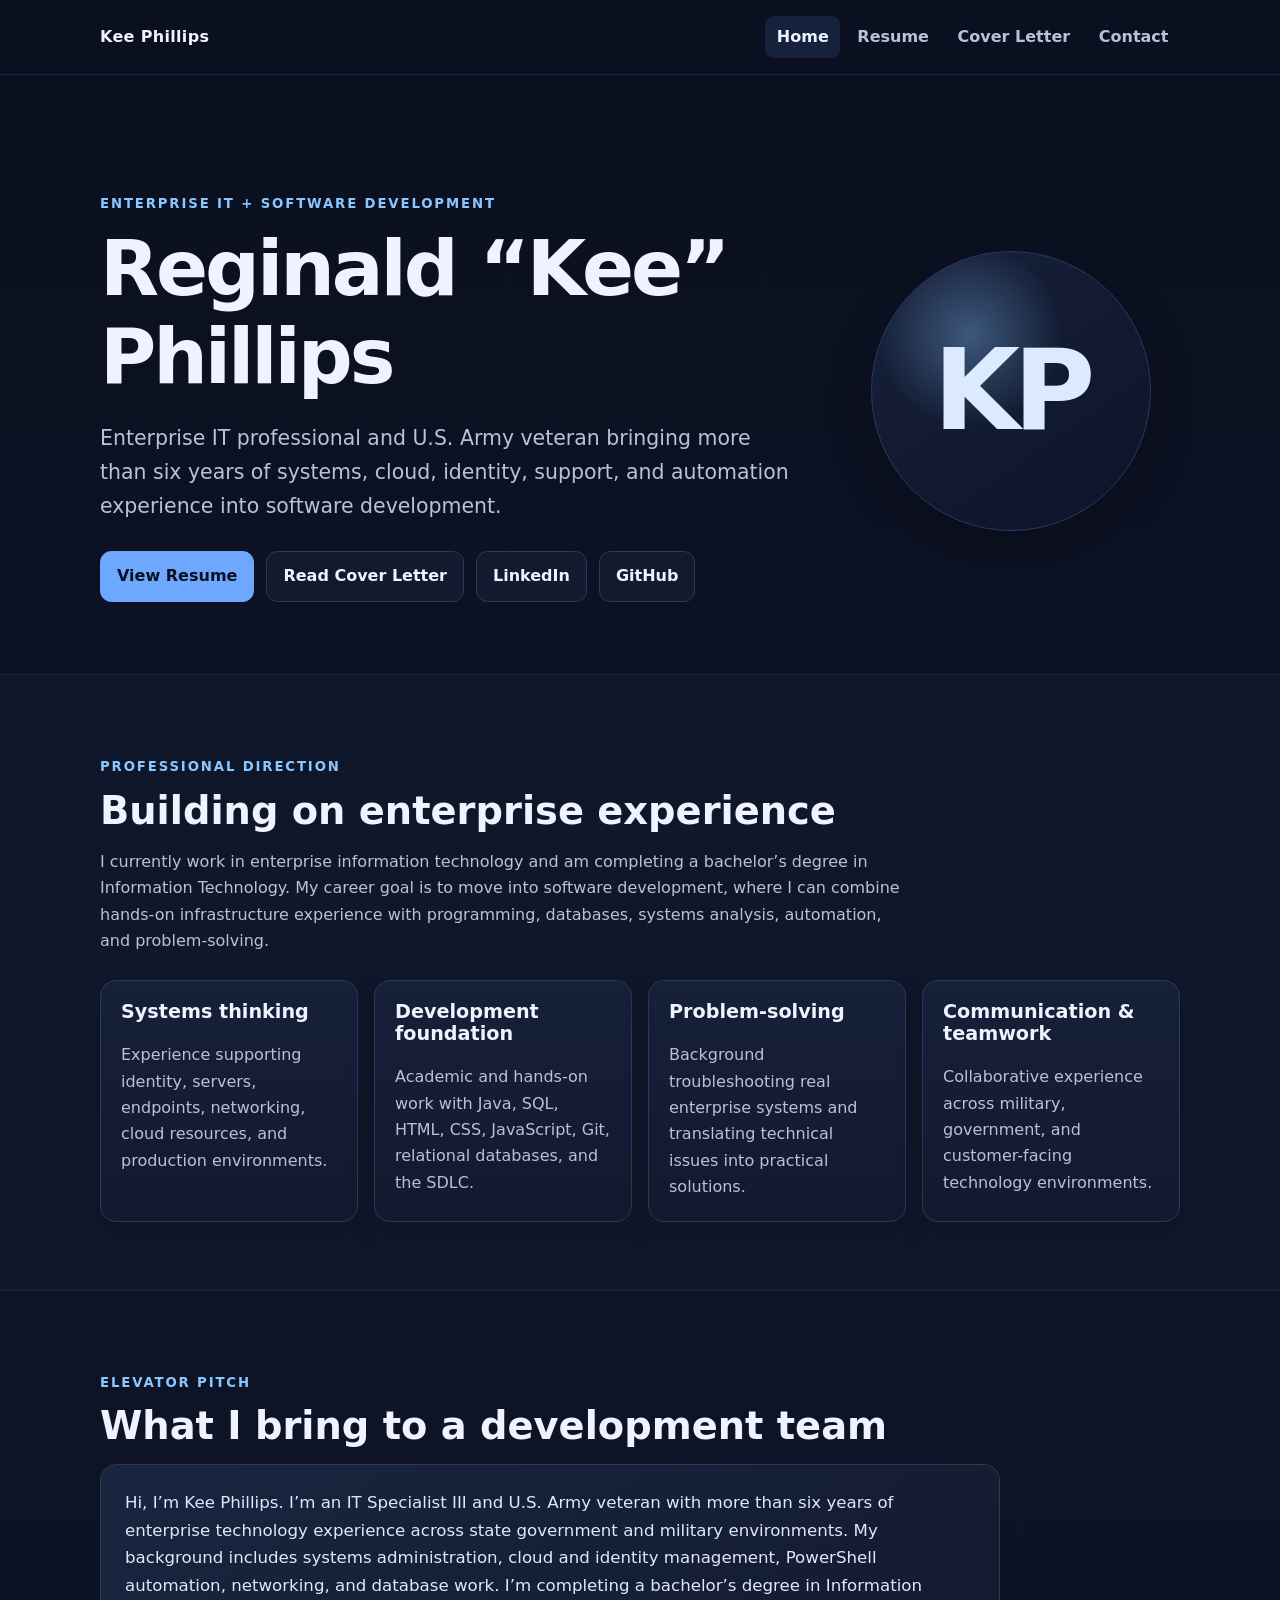
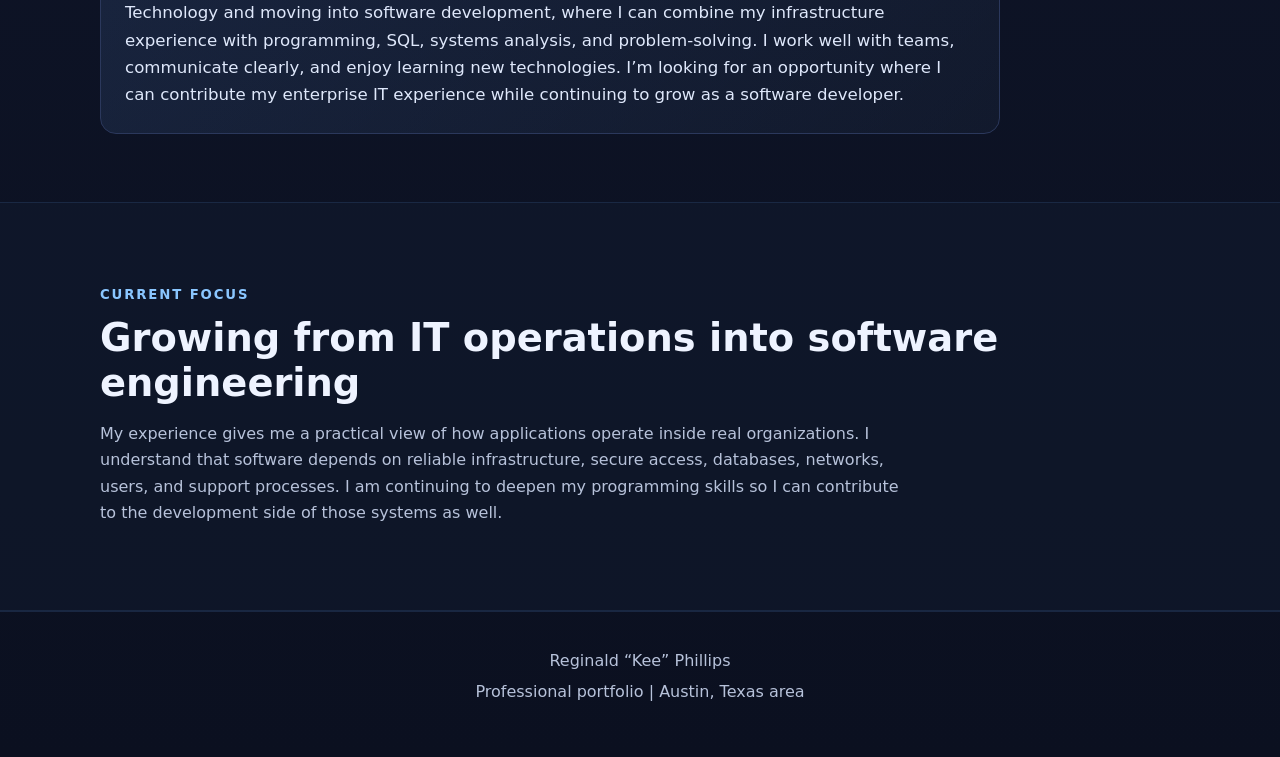
<file: index.html>
<!doctype html>
<html lang="en">
<head>
  <meta charset="utf-8">
  <meta name="viewport" content="width=device-width, initial-scale=1">
  <meta name="description" content="Professional portfolio of Reginald Kee Phillips, an enterprise IT professional transitioning into software development.">
  <title>Kee Phillips | IT Professional & Software Development</title>
  <link rel="stylesheet" href="style.css">
</head>
<body>
  <a class="skip-link" href="#main">Skip to main content</a>
  <header class="site-header">
    <nav class="nav" aria-label="Main navigation">
      <a class="brand" href="index.html">Kee Phillips</a>
      <div class="nav-links">
        <a href="index.html" aria-current="page">Home</a>
        <a href="resume.html">Resume</a>
        <a href="cover-letter.html">Cover Letter</a>
        <a href="contact.html">Contact</a>
      </div>
    </nav>
  </header>

  <main id="main">
    <section class="hero">
      <div class="container hero-grid">
        <div>
          <p class="eyebrow">Enterprise IT + Software Development</p>
          <h1>Reginald “Kee” Phillips</h1>
          <p class="lead">Enterprise IT professional and U.S. Army veteran bringing more than six years of systems, cloud, identity, support, and automation experience into software development.</p>
          <div class="actions">
            <a class="button primary" href="resume.html">View Resume</a>
            <a class="button" href="cover-letter.html">Read Cover Letter</a>
            <a class="button" href="https://www.linkedin.com/in/kee-phillips" target="_blank" rel="noopener noreferrer">LinkedIn</a>
            <a class="button" href="https://github.com/kphillips85" target="_blank" rel="noopener noreferrer">GitHub</a>
          </div>
        </div>
        <div class="hero-badge" aria-label="Kee Phillips initials">KP</div>
      </div>
    </section>

    <section class="section alt">
      <div class="container">
        <p class="eyebrow">Professional direction</p>
        <h2>Building on enterprise experience</h2>
        <p class="section-copy">I currently work in enterprise information technology and am completing a bachelor’s degree in Information Technology. My career goal is to move into software development, where I can combine hands-on infrastructure experience with programming, databases, systems analysis, automation, and problem-solving.</p>

        <div class="cards">
          <article class="card">
            <h3>Systems thinking</h3>
            <p>Experience supporting identity, servers, endpoints, networking, cloud resources, and production environments.</p>
          </article>
          <article class="card">
            <h3>Development foundation</h3>
            <p>Academic and hands-on work with Java, SQL, HTML, CSS, JavaScript, Git, relational databases, and the SDLC.</p>
          </article>
          <article class="card">
            <h3>Problem-solving</h3>
            <p>Background troubleshooting real enterprise systems and translating technical issues into practical solutions.</p>
          </article>
          <article class="card">
            <h3>Communication & teamwork</h3>
            <p>Collaborative experience across military, government, and customer-facing technology environments.</p>
          </article>
        </div>
      </div>
    </section>

    <section class="section">
      <div class="container">
        <p class="eyebrow">Elevator pitch</p>
        <h2>What I bring to a development team</h2>
        <div class="pitch">
          <p>Hi, I’m Kee Phillips. I’m an IT Specialist III and U.S. Army veteran with more than six years of enterprise technology experience across state government and military environments. My background includes systems administration, cloud and identity management, PowerShell automation, networking, and database work. I’m completing a bachelor’s degree in Information Technology and moving into software development, where I can combine my infrastructure experience with programming, SQL, systems analysis, and problem-solving. I work well with teams, communicate clearly, and enjoy learning new technologies. I’m looking for an opportunity where I can contribute my enterprise IT experience while continuing to grow as a software developer.</p>
        </div>

        <!-- Week 5 audio requirement:
        Upload your recorded file as media/elevator-pitch.mp3, then remove this comment wrapper.
        <div class="content-panel" style="margin-top:1rem;max-width:900px;">
          <h3>Listen to my elevator pitch</h3>
          <audio controls preload="metadata" style="width:100%;">
            <source src="media/elevator-pitch.mp3" type="audio/mpeg">
            Your browser does not support the audio element.
          </audio>
        </div>
        -->
      </div>
    </section>

    <section class="section alt">
      <div class="container">
        <p class="eyebrow">Current focus</p>
        <h2>Growing from IT operations into software engineering</h2>
        <p class="section-copy">My experience gives me a practical view of how applications operate inside real organizations. I understand that software depends on reliable infrastructure, secure access, databases, networks, users, and support processes. I am continuing to deepen my programming skills so I can contribute to the development side of those systems as well.</p>
      </div>
    </section>
  </main>

  <footer class="site-footer">
    <div class="container">
      <p>Reginald “Kee” Phillips</p>
      <p>Professional portfolio | Austin, Texas area</p>
    </div>
  </footer>
</body>
</html>
</file>
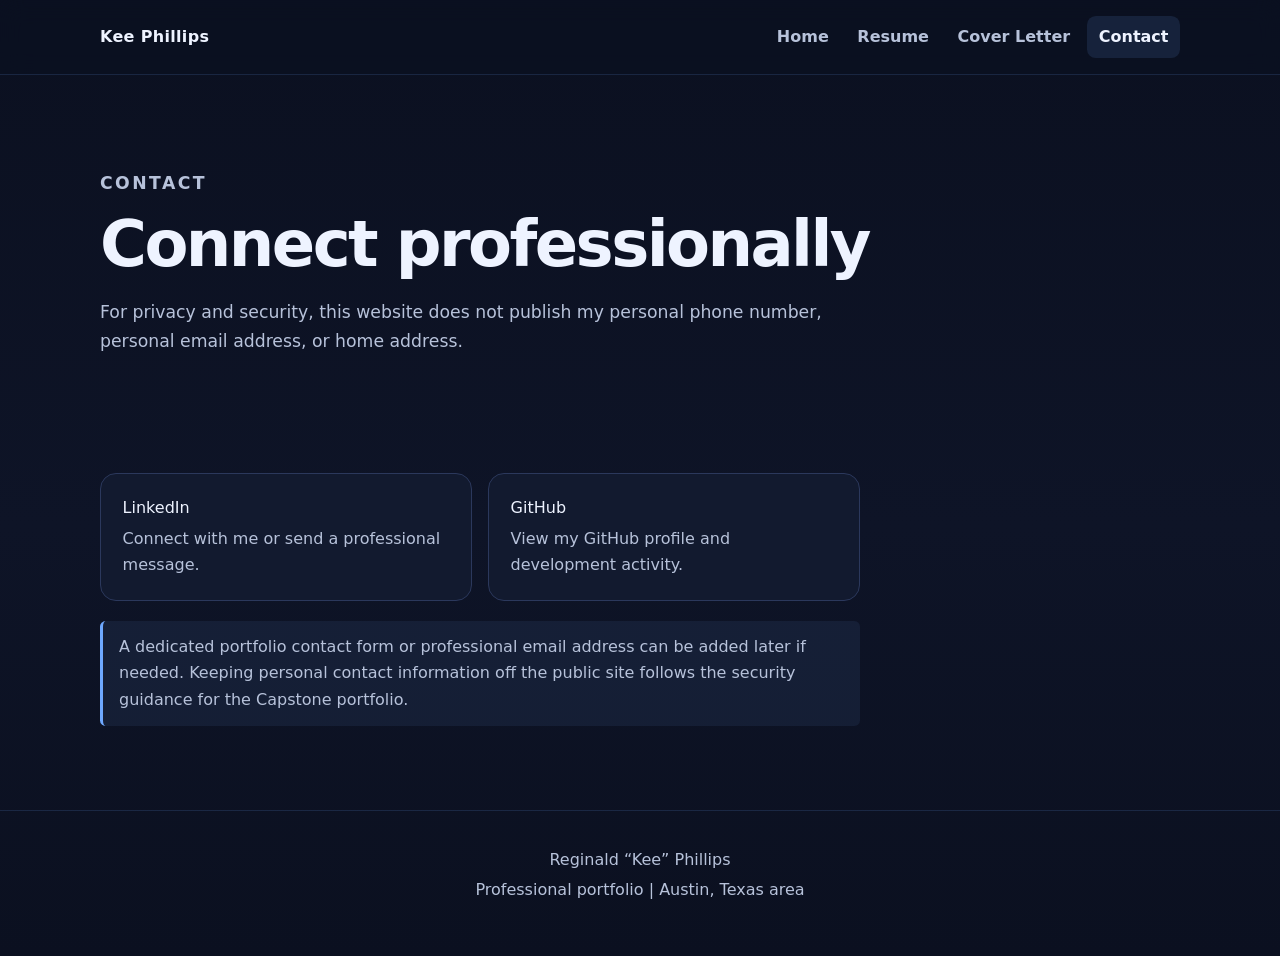
<file: contact.html>
<!doctype html>
<html lang="en">
<head>
  <meta charset="utf-8">
  <meta name="viewport" content="width=device-width, initial-scale=1">
  <meta name="description" content="Professional contact links for Reginald Kee Phillips.">
  <title>Contact | Kee Phillips</title>
  <link rel="stylesheet" href="style.css">
</head>
<body>
  <a class="skip-link" href="#main">Skip to main content</a>
  <header class="site-header">
    <nav class="nav" aria-label="Main navigation">
      <a class="brand" href="index.html">Kee Phillips</a>
      <div class="nav-links">
        <a href="index.html">Home</a>
        <a href="resume.html">Resume</a>
        <a href="cover-letter.html">Cover Letter</a>
        <a href="contact.html" aria-current="page">Contact</a>
      </div>
    </nav>
  </header>

  <main id="main">
    <header class="page-header">
      <div class="container">
        <p class="eyebrow">Contact</p>
        <h1>Connect professionally</h1>
        <p>For privacy and security, this website does not publish my personal phone number, personal email address, or home address.</p>
      </div>
    </header>

    <section class="section">
      <div class="container">
        <div class="contact-options">
          <a class="contact-card" href="https://www.linkedin.com/in/kee-phillips" target="_blank" rel="noopener noreferrer">
            LinkedIn
            <span>Connect with me or send a professional message.</span>
          </a>
          <a class="contact-card" href="https://github.com/kphillips85" target="_blank" rel="noopener noreferrer">
            GitHub
            <span>View my GitHub profile and development activity.</span>
          </a>
        </div>

        <p class="note" style="max-width:760px;margin-top:1.25rem;">A dedicated portfolio contact form or professional email address can be added later if needed. Keeping personal contact information off the public site follows the security guidance for the Capstone portfolio.</p>
      </div>
    </section>
  </main>

  <footer class="site-footer">
    <div class="container">
      <p>Reginald “Kee” Phillips</p>
      <p>Professional portfolio | Austin, Texas area</p>
    </div>
  </footer>
</body>
</html>
</file>
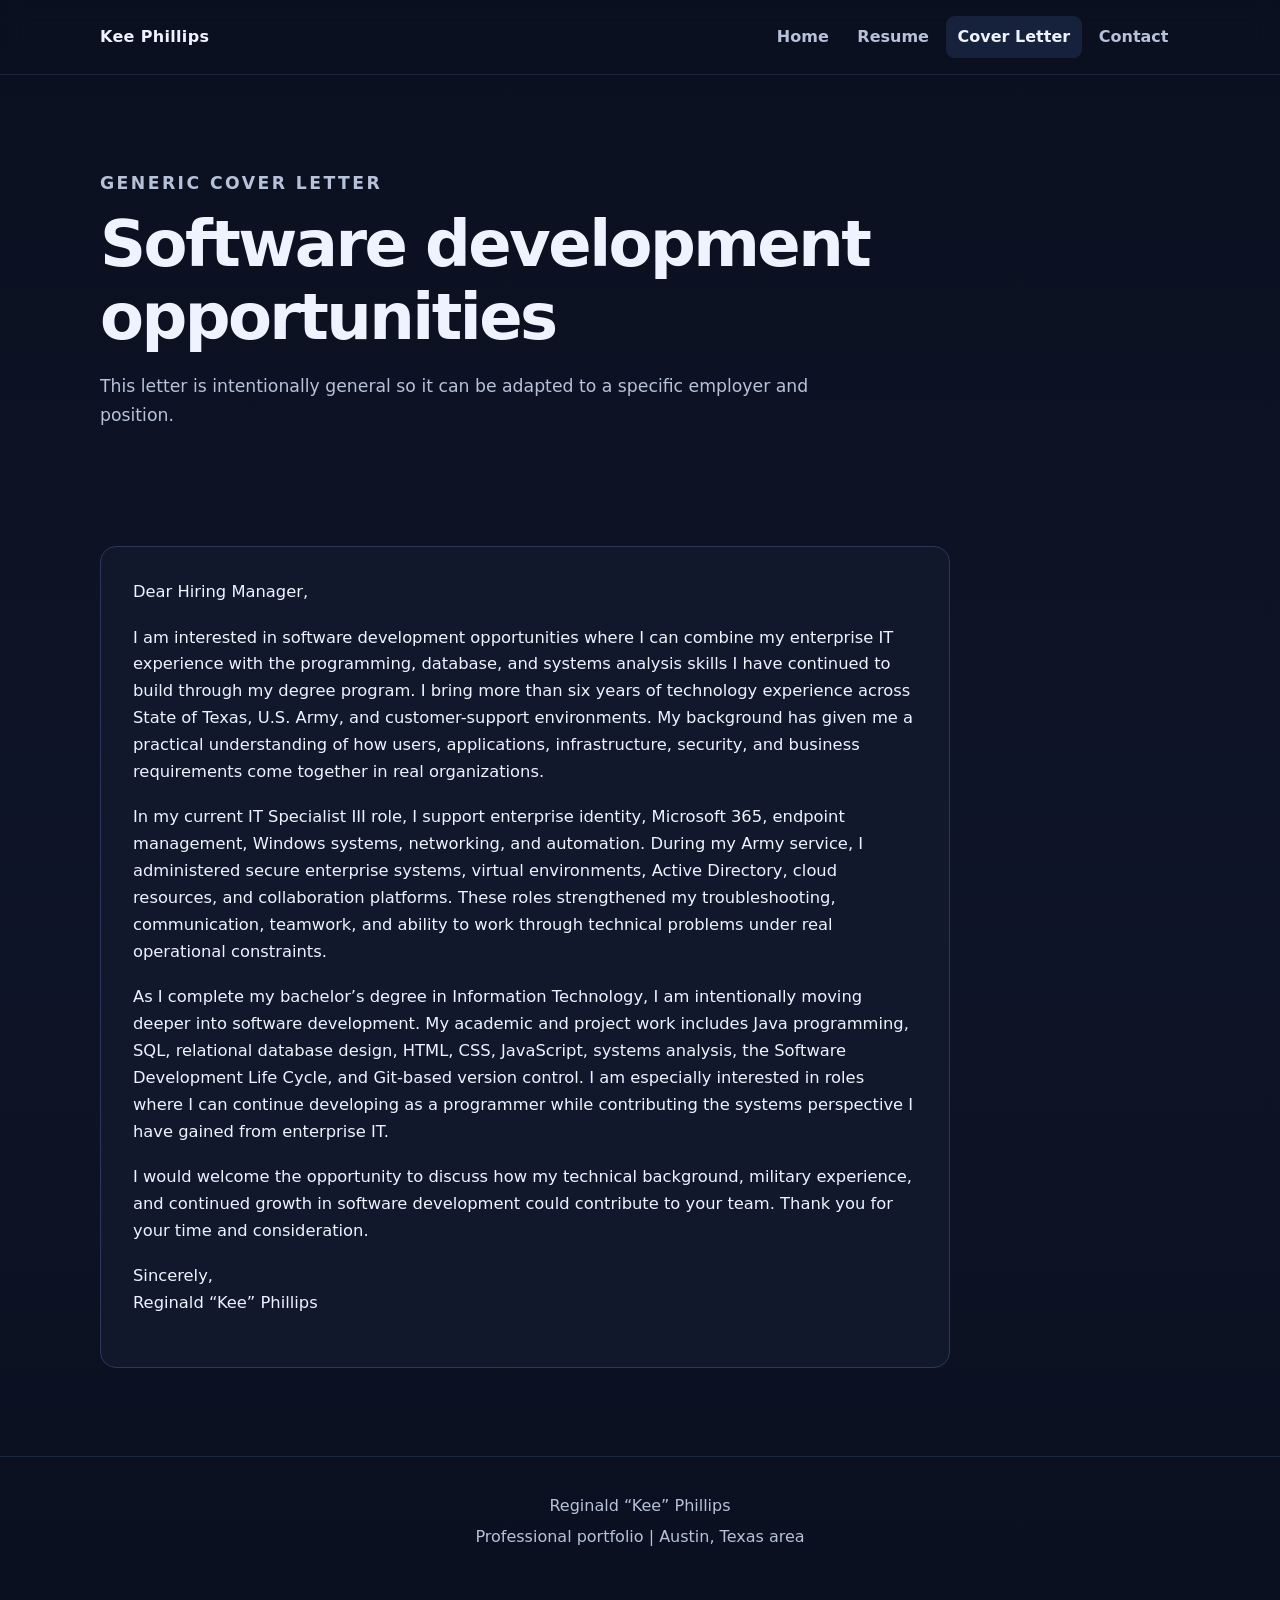
<file: cover-letter.html>
<!doctype html>
<html lang="en">
<head>
  <meta charset="utf-8">
  <meta name="viewport" content="width=device-width, initial-scale=1">
  <meta name="description" content="Generic software development cover letter for Reginald Kee Phillips.">
  <title>Cover Letter | Kee Phillips</title>
  <link rel="stylesheet" href="style.css">
</head>
<body>
  <a class="skip-link" href="#main">Skip to main content</a>
  <header class="site-header">
    <nav class="nav" aria-label="Main navigation">
      <a class="brand" href="index.html">Kee Phillips</a>
      <div class="nav-links">
        <a href="index.html">Home</a>
        <a href="resume.html">Resume</a>
        <a href="cover-letter.html" aria-current="page">Cover Letter</a>
        <a href="contact.html">Contact</a>
      </div>
    </nav>
  </header>

  <main id="main">
    <header class="page-header">
      <div class="container">
        <p class="eyebrow">Generic cover letter</p>
        <h1>Software development opportunities</h1>
        <p>This letter is intentionally general so it can be adapted to a specific employer and position.</p>
      </div>
    </header>

    <section class="section">
      <div class="container">
        <article class="content-panel letter">
          <p>Dear Hiring Manager,</p>

          <p>I am interested in software development opportunities where I can combine my enterprise IT experience with the programming, database, and systems analysis skills I have continued to build through my degree program. I bring more than six years of technology experience across State of Texas, U.S. Army, and customer-support environments. My background has given me a practical understanding of how users, applications, infrastructure, security, and business requirements come together in real organizations.</p>

          <p>In my current IT Specialist III role, I support enterprise identity, Microsoft 365, endpoint management, Windows systems, networking, and automation. During my Army service, I administered secure enterprise systems, virtual environments, Active Directory, cloud resources, and collaboration platforms. These roles strengthened my troubleshooting, communication, teamwork, and ability to work through technical problems under real operational constraints.</p>

          <p>As I complete my bachelor’s degree in Information Technology, I am intentionally moving deeper into software development. My academic and project work includes Java programming, SQL, relational database design, HTML, CSS, JavaScript, systems analysis, the Software Development Life Cycle, and Git-based version control. I am especially interested in roles where I can continue developing as a programmer while contributing the systems perspective I have gained from enterprise IT.</p>

          <p>I would welcome the opportunity to discuss how my technical background, military experience, and continued growth in software development could contribute to your team. Thank you for your time and consideration.</p>

          <p>Sincerely,<br>Reginald “Kee” Phillips</p>
        </article>
      </div>
    </section>
  </main>

  <footer class="site-footer">
    <div class="container">
      <p>Reginald “Kee” Phillips</p>
      <p>Professional portfolio | Austin, Texas area</p>
    </div>
  </footer>
</body>
</html>
</file>
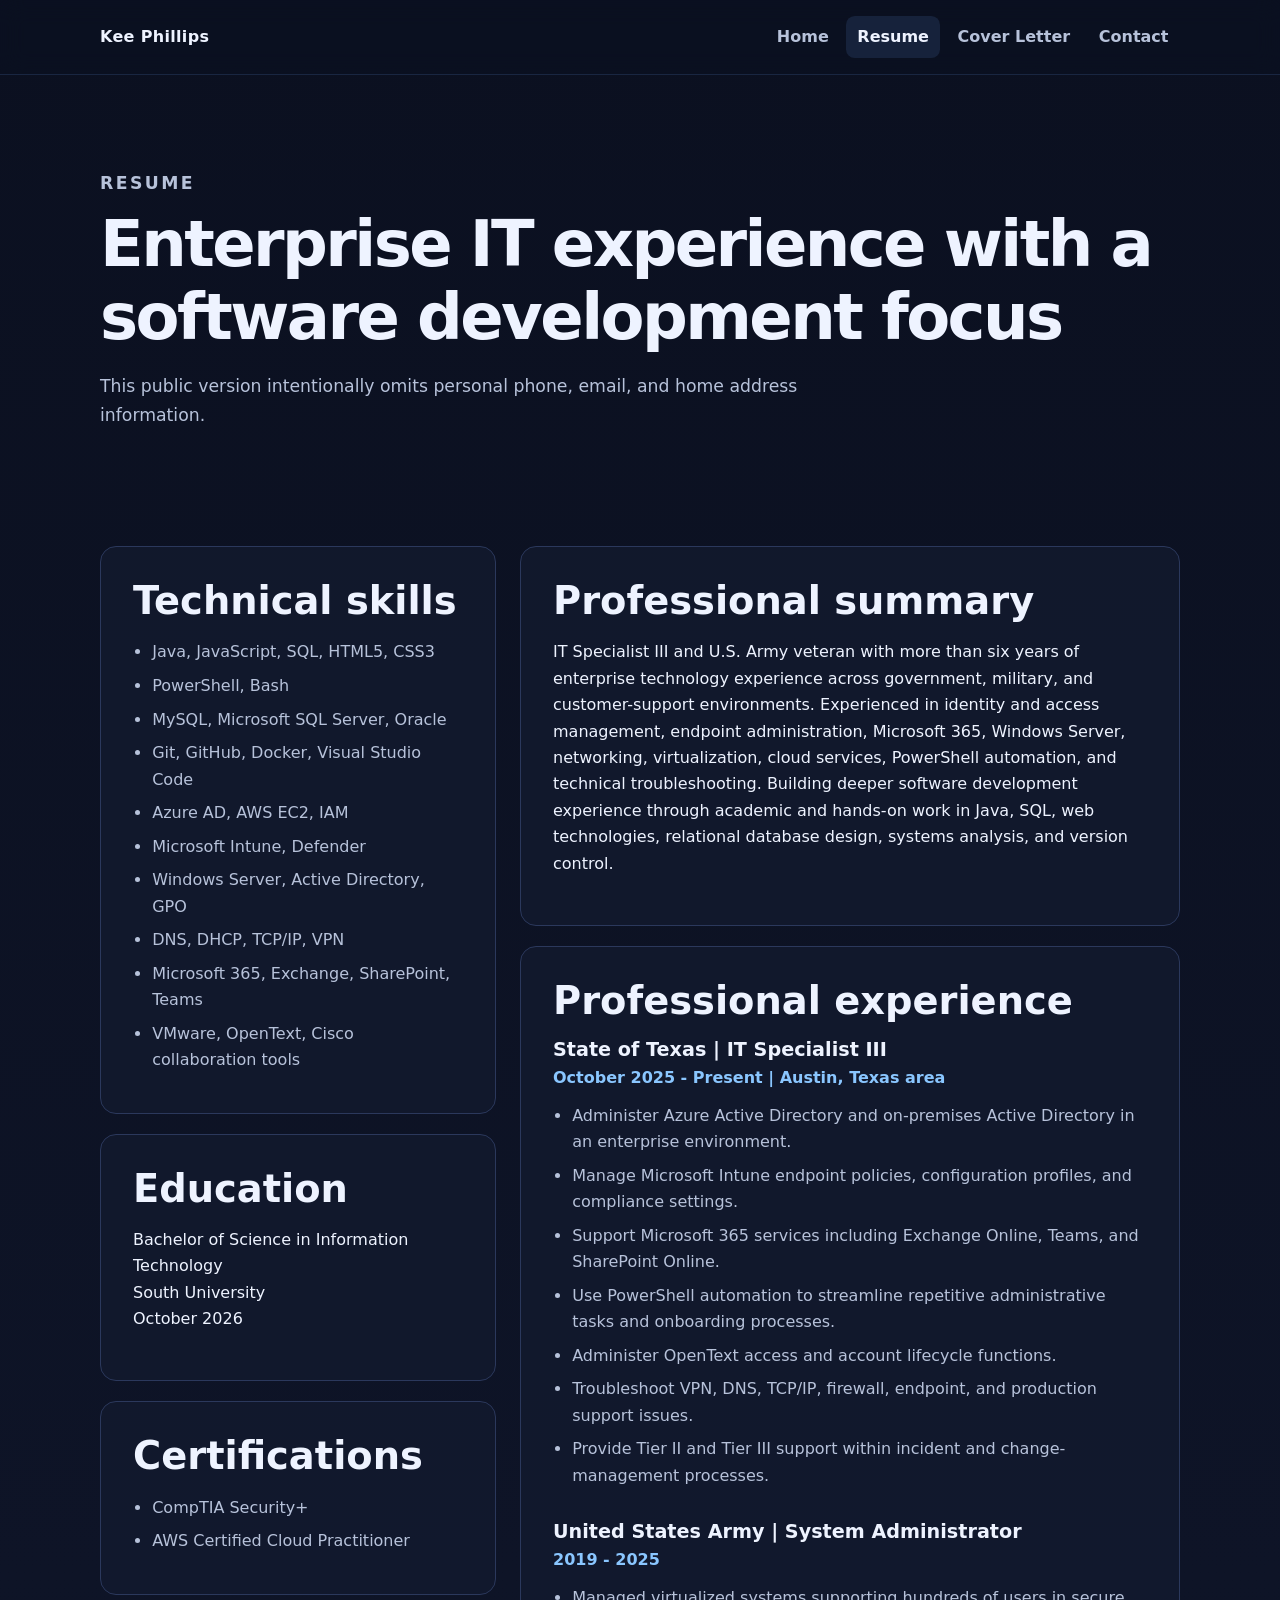
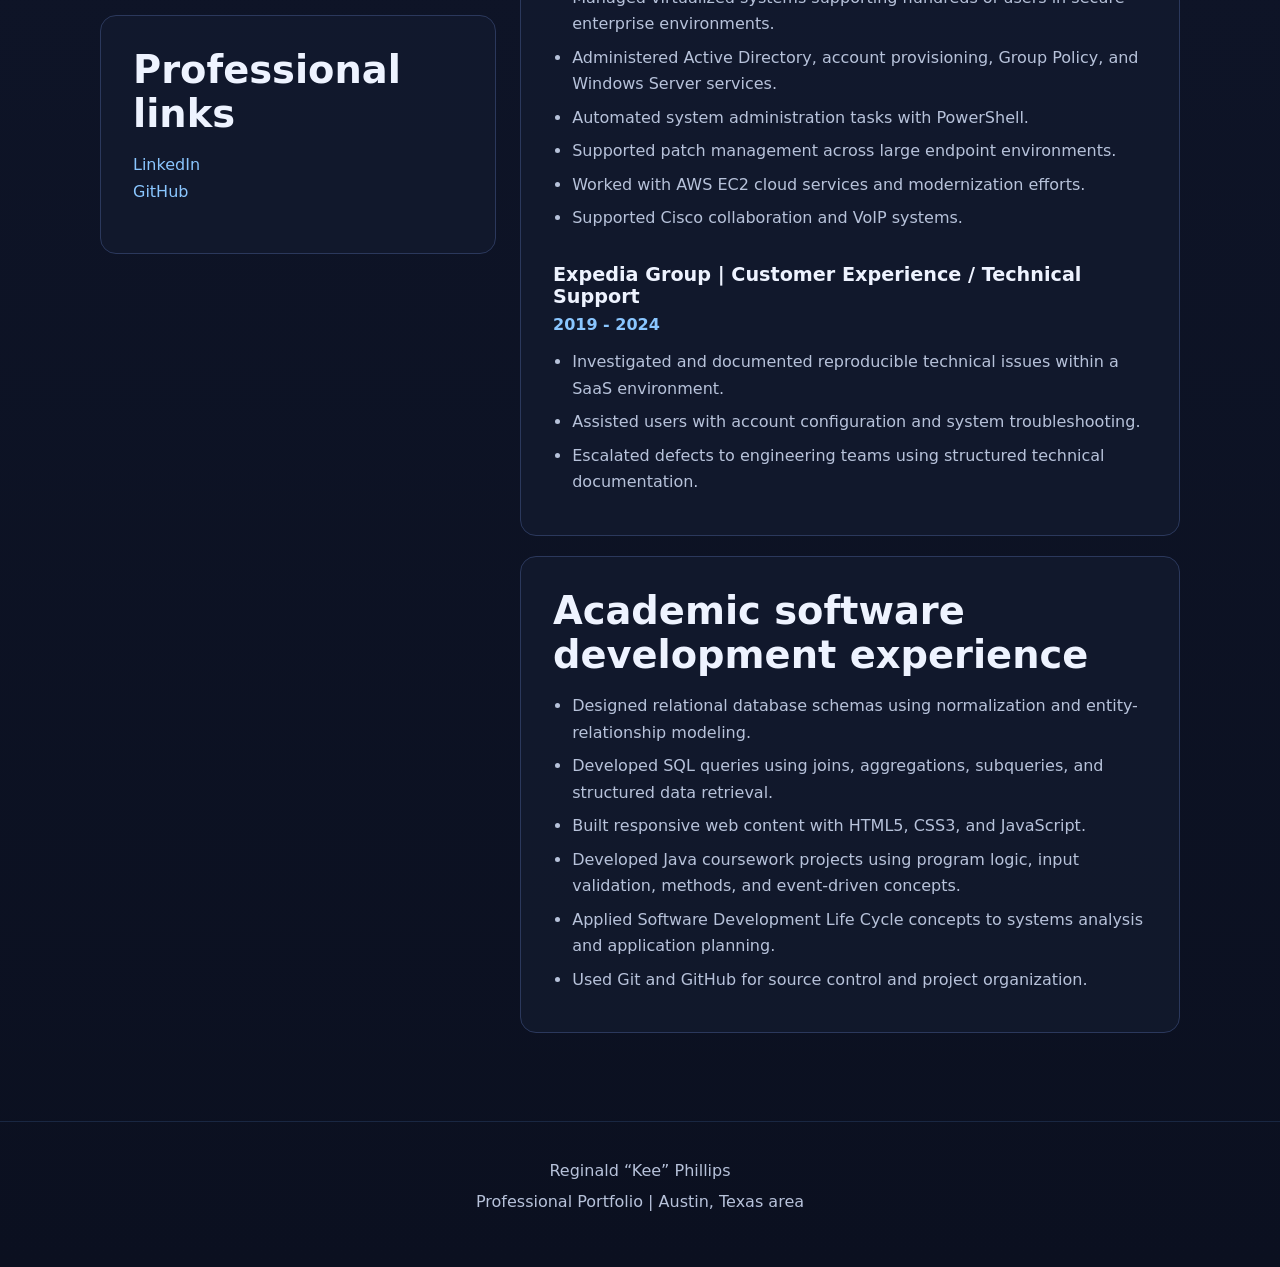
<file: resume.html>
<!doctype html>
<html lang="en">
<head>
  <meta charset="utf-8">
  <meta name="viewport" content="width=device-width, initial-scale=1">
  <meta name="description" content="Privacy-safe professional resume for Reginald Kee Phillips.">
  <title>Resume | Kee Phillips</title>
  <link rel="stylesheet" href="style.css">
</head>
<body>
  <a class="skip-link" href="#main">Skip to main content</a>
  <header class="site-header">
    <nav class="nav" aria-label="Main navigation">
      <a class="brand" href="index.html">Kee Phillips</a>
      <div class="nav-links">
        <a href="index.html">Home</a>
        <a href="resume.html" aria-current="page">Resume</a>
        <a href="cover-letter.html">Cover Letter</a>
        <a href="contact.html">Contact</a>
      </div>
    </nav>
  </header>

  <main id="main">
    <header class="page-header">
      <div class="container">
        <p class="eyebrow">Resume</p>
        <h1>Enterprise IT experience with a software development focus</h1>
        <p>This public version intentionally omits personal phone, email, and home address information.</p>
      </div>
    </header>

    <section class="section">
      <div class="container resume-grid">
        <aside>
          <div class="content-panel">
            <h2>Technical skills</h2>
            <ul class="skill-list">
              <li>Java, JavaScript, SQL, HTML5, CSS3</li>
              <li>PowerShell, Bash</li>
              <li>MySQL, Microsoft SQL Server, Oracle</li>
              <li>Git, GitHub, Docker, Visual Studio Code</li>
              <li>Azure AD, AWS EC2, IAM</li>
              <li>Microsoft Intune, Defender</li>
              <li>Windows Server, Active Directory, GPO</li>
              <li>DNS, DHCP, TCP/IP, VPN</li>
              <li>Microsoft 365, Exchange, SharePoint, Teams</li>
              <li>VMware, OpenText, Cisco collaboration tools</li>
            </ul>
          </div>

          <div class="content-panel">
            <h2>Education</h2>
            <p>Bachelor of Science in Information Technology<br>South University<br>October 2026</p>
          </div>

          <div class="content-panel">
            <h2>Certifications</h2>
            <ul class="clean-list">
              <li>CompTIA Security+</li>
              <li>AWS Certified Cloud Practitioner</li>
            </ul>
          </div>

          <div class="content-panel">
            <h2>Professional links</h2>
            <p><a href="https://www.linkedin.com/in/kee-phillips" target="_blank" rel="noopener noreferrer">LinkedIn</a><br>
            <a href="https://github.com/kphillips85" target="_blank" rel="noopener noreferrer">GitHub</a></p>
          </div>
        </aside>

        <div>
          <div class="content-panel">
            <h2>Professional summary</h2>
            <p>IT Specialist III and U.S. Army veteran with more than six years of enterprise technology experience across government, military, and customer-support environments. Experienced in identity and access management, endpoint administration, Microsoft 365, Windows Server, networking, virtualization, cloud services, PowerShell automation, and technical troubleshooting. Building deeper software development experience through academic and hands-on work in Java, SQL, web technologies, relational database design, systems analysis, and version control.</p>
          </div>

          <div class="content-panel">
            <h2>Professional experience</h2>

            <article class="job">
              <h3>State of Texas | IT Specialist III</h3>
              <p class="job-meta">October 2025 - Present | Austin, Texas area</p>
              <ul class="clean-list">
                <li>Administer Azure Active Directory and on-premises Active Directory in an enterprise environment.</li>
                <li>Manage Microsoft Intune endpoint policies, configuration profiles, and compliance settings.</li>
                <li>Support Microsoft 365 services including Exchange Online, Teams, and SharePoint Online.</li>
                <li>Use PowerShell automation to streamline repetitive administrative tasks and onboarding processes.</li>
                <li>Administer OpenText access and account lifecycle functions.</li>
                <li>Troubleshoot VPN, DNS, TCP/IP, firewall, endpoint, and production support issues.</li>
                <li>Provide Tier II and Tier III support within incident and change-management processes.</li>
              </ul>
            </article>

            <article class="job">
              <h3>United States Army | System Administrator</h3>
              <p class="job-meta">2019 - 2025</p>
              <ul class="clean-list">
                <li>Managed virtualized systems supporting hundreds of users in secure enterprise environments.</li>
                <li>Administered Active Directory, account provisioning, Group Policy, and Windows Server services.</li>
                <li>Automated system administration tasks with PowerShell.</li>
                <li>Supported patch management across large endpoint environments.</li>
                <li>Worked with AWS EC2 cloud services and modernization efforts.</li>
                <li>Supported Cisco collaboration and VoIP systems.</li>
              </ul>
            </article>

            <article class="job">
              <h3>Expedia Group | Customer Experience / Technical Support</h3>
              <p class="job-meta">2019 - 2024</p>
              <ul class="clean-list">
                <li>Investigated and documented reproducible technical issues within a SaaS environment.</li>
                <li>Assisted users with account configuration and system troubleshooting.</li>
                <li>Escalated defects to engineering teams using structured technical documentation.</li>
              </ul>
            </article>
          </div>

          <div class="content-panel">
            <h2>Academic software development experience</h2>
            <ul class="clean-list">
              <li>Designed relational database schemas using normalization and entity-relationship modeling.</li>
              <li>Developed SQL queries using joins, aggregations, subqueries, and structured data retrieval.</li>
              <li>Built responsive web content with HTML5, CSS3, and JavaScript.</li>
              <li>Developed Java coursework projects using program logic, input validation, methods, and event-driven concepts.</li>
              <li>Applied Software Development Life Cycle concepts to systems analysis and application planning.</li>
              <li>Used Git and GitHub for source control and project organization.</li>
            </ul>
          </div>
        </div>
      </div>
    </section>
  </main>

  <footer class="site-footer">
    <div class="container">
      <p>Reginald “Kee” Phillips</p>
      <p>Professional Portfolio | Austin, Texas area</p>
    </div>
  </footer>
</body>
</html>
</file>
<file: style.css>
:root {
  --bg: #0b1020;
  --surface: #121a2f;
  --surface-2: #17213b;
  --text: #eef3ff;
  --muted: #b7c2da;
  --accent: #6ea8fe;
  --accent-2: #8ac6ff;
  --border: #2b385c;
  --max: 1120px;
  --shadow: 0 18px 45px rgba(0, 0, 0, 0.22);
}

* { box-sizing: border-box; }
html { scroll-behavior: smooth; }
body {
  margin: 0;
  font-family: Inter, ui-sans-serif, system-ui, -apple-system, BlinkMacSystemFont, "Segoe UI", sans-serif;
  background: linear-gradient(180deg, #0b1020 0%, #0e1427 55%, #0b1020 100%);
  color: var(--text);
  line-height: 1.65;
}

a { color: var(--accent-2); text-decoration: none; }
a:hover, a:focus { text-decoration: underline; }

.skip-link {
  position: absolute;
  left: -9999px;
  top: auto;
}
.skip-link:focus {
  left: 1rem;
  top: 1rem;
  z-index: 1000;
  background: #fff;
  color: #111;
  padding: .6rem .9rem;
  border-radius: .5rem;
}

.site-header {
  position: sticky;
  top: 0;
  z-index: 100;
  backdrop-filter: blur(12px);
  background: rgba(11, 16, 32, 0.88);
  border-bottom: 1px solid rgba(110, 168, 254, 0.15);
}

.nav {
  max-width: var(--max);
  margin: 0 auto;
  padding: 1rem 1.25rem;
  display: flex;
  gap: 1.25rem;
  align-items: center;
  justify-content: space-between;
  flex-wrap: wrap;
}

.brand {
  font-weight: 800;
  letter-spacing: .02em;
  color: var(--text);
  text-decoration: none;
}

.nav-links {
  display: flex;
  gap: .35rem;
  flex-wrap: wrap;
}

.nav-links a {
  color: var(--muted);
  padding: .5rem .72rem;
  border-radius: .55rem;
  font-weight: 650;
}
.nav-links a:hover,
.nav-links a:focus,
.nav-links a[aria-current="page"] {
  color: var(--text);
  background: rgba(110, 168, 254, 0.12);
  text-decoration: none;
}

main { min-height: 75vh; }
.container {
  max-width: var(--max);
  margin: 0 auto;
  padding: 0 1.25rem;
}

.hero {
  padding: 6.5rem 0 4.5rem;
}
.hero-grid {
  display: grid;
  grid-template-columns: 1.35fr .65fr;
  gap: 2.5rem;
  align-items: center;
}
.eyebrow {
  text-transform: uppercase;
  letter-spacing: .14em;
  color: var(--accent-2);
  font-weight: 800;
  font-size: .83rem;
  margin-bottom: .65rem;
}
h1, h2, h3 { line-height: 1.15; margin-top: 0; }
h1 {
  font-size: clamp(2.5rem, 6vw, 5rem);
  margin-bottom: 1rem;
  letter-spacing: -.04em;
}
h2 {
  font-size: clamp(1.8rem, 3vw, 2.65rem);
  margin-bottom: 1rem;
}
h3 { font-size: 1.2rem; }
.lead {
  font-size: clamp(1.08rem, 2vw, 1.28rem);
  color: var(--muted);
  max-width: 760px;
}
.hero-badge {
  width: min(280px, 70vw);
  aspect-ratio: 1;
  margin: auto;
  display: grid;
  place-items: center;
  border-radius: 50%;
  background:
    radial-gradient(circle at 35% 30%, rgba(138, 198, 255, .35), transparent 35%),
    linear-gradient(145deg, #17213b, #0d1429);
  border: 1px solid var(--border);
  box-shadow: var(--shadow);
  font-size: clamp(4rem, 10vw, 7rem);
  font-weight: 900;
  letter-spacing: -.06em;
  color: #dbeaff;
}

.actions {
  display: flex;
  gap: .75rem;
  flex-wrap: wrap;
  margin-top: 1.7rem;
}
.button {
  display: inline-flex;
  align-items: center;
  justify-content: center;
  min-height: 46px;
  padding: .72rem 1rem;
  border-radius: .7rem;
  border: 1px solid var(--border);
  background: var(--surface);
  color: var(--text);
  font-weight: 750;
  text-decoration: none;
}
.button:hover, .button:focus {
  background: var(--surface-2);
  text-decoration: none;
  transform: translateY(-1px);
}
.button.primary {
  background: var(--accent);
  color: #08101f;
  border-color: var(--accent);
}

.section { padding: 4.25rem 0; }
.section.alt {
  background: rgba(18, 26, 47, 0.55);
  border-top: 1px solid rgba(110, 168, 254, .12);
  border-bottom: 1px solid rgba(110, 168, 254, .12);
}
.section-copy { max-width: 800px; color: var(--muted); }

.cards {
  display: grid;
  grid-template-columns: repeat(4, 1fr);
  gap: 1rem;
  margin-top: 1.6rem;
}
.card {
  background: linear-gradient(180deg, rgba(23,33,59,.9), rgba(18,26,47,.9));
  border: 1px solid var(--border);
  border-radius: 1rem;
  padding: 1.25rem;
  box-shadow: 0 12px 28px rgba(0,0,0,.13);
}
.card p { color: var(--muted); margin-bottom: 0; }

.pitch {
  background: linear-gradient(135deg, rgba(110,168,254,.12), rgba(138,198,255,.04));
  border: 1px solid var(--border);
  border-radius: 1rem;
  padding: 1.5rem;
  max-width: 900px;
}
.pitch p { margin: 0; font-size: 1.04rem; color: #dfe8fb; }

.page-header {
  padding: 4.75rem 0 2rem;
}
.page-header h1 { font-size: clamp(2.4rem, 5vw, 4.1rem); }
.page-header p { color: var(--muted); max-width: 760px; font-size: 1.08rem; }

.content-panel {
  background: rgba(18,26,47,.78);
  border: 1px solid var(--border);
  border-radius: 1rem;
  padding: clamp(1.2rem, 3vw, 2rem);
  margin-bottom: 1.25rem;
}

.resume-grid {
  display: grid;
  grid-template-columns: .75fr 1.25fr;
  gap: 1.5rem;
  align-items: start;
}
.skill-list,
.clean-list {
  margin: .6rem 0 0;
  padding-left: 1.2rem;
}
.skill-list li,
.clean-list li { margin-bottom: .45rem; color: var(--muted); }
.job { margin-bottom: 2rem; }
.job:last-child { margin-bottom: 0; }
.job h3 { margin-bottom: .25rem; }
.job-meta { color: var(--accent-2); font-weight: 700; margin: 0 0 .7rem; }

.letter {
  max-width: 850px;
  font-size: 1.02rem;
}
.letter p { margin: 0 0 1.15rem; }

.contact-options {
  display: grid;
  grid-template-columns: repeat(2, minmax(0, 1fr));
  gap: 1rem;
  max-width: 760px;
}
.contact-card {
  display: block;
  padding: 1.35rem;
  border-radius: 1rem;
  border: 1px solid var(--border);
  background: var(--surface);
  color: var(--text);
  text-decoration: none;
}
.contact-card:hover, .contact-card:focus {
  background: var(--surface-2);
  text-decoration: none;
}
.contact-card span { display: block; color: var(--muted); margin-top: .25rem; }

.site-footer {
  border-top: 1px solid rgba(110,168,254,.15);
  padding: 2rem 0 3rem;
  color: var(--muted);
  text-align: center;
}
.site-footer p { margin: .25rem 0; }

.note {
  border-left: 3px solid var(--accent);
  padding: .8rem 1rem;
  background: rgba(110,168,254,.08);
  color: var(--muted);
  border-radius: .35rem;
}

@media (max-width: 860px) {
  .hero-grid,
  .resume-grid { grid-template-columns: 1fr; }
  .hero { padding-top: 4rem; }
  .hero-badge { width: 210px; }
  .cards { grid-template-columns: repeat(2, 1fr); }
}

@media (max-width: 560px) {
  .nav { align-items: flex-start; }
  .nav-links { width: 100%; }
  .nav-links a { flex: 1 1 auto; text-align: center; }
  .cards,
  .contact-options { grid-template-columns: 1fr; }
  .section { padding: 3rem 0; }
}
</file>
